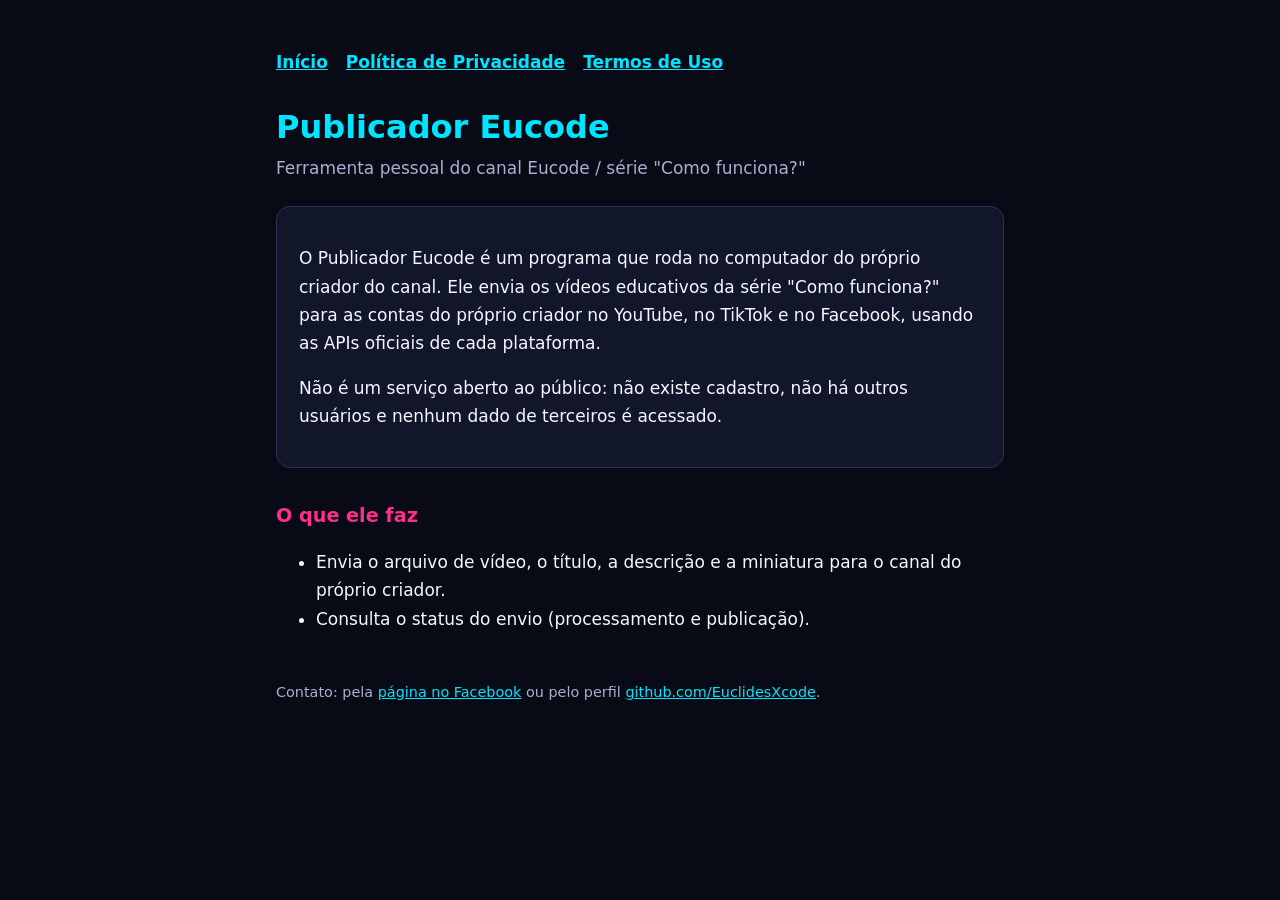
<file: index.html>
<!doctype html>
<html lang="pt-BR">
<head>
<meta charset="utf-8"><meta name="viewport" content="width=device-width, initial-scale=1">
<title>Publicador Eucode</title>
<link rel="stylesheet" href="estilo.css">
</head>
<body><main>
<nav><a href="./">Início</a><a href="privacidade.html">Política de Privacidade</a><a href="termos.html">Termos de Uso</a></nav>
<h1>Publicador Eucode</h1>
<p class="sub">Ferramenta pessoal do canal Eucode / série "Como funciona?"</p>
<div class="cartao">
<p>O Publicador Eucode é um programa que roda no computador do próprio criador do canal. Ele envia os vídeos educativos da série "Como funciona?" para as contas do próprio criador no YouTube, no TikTok e no Facebook, usando as APIs oficiais de cada plataforma.</p>
<p>Não é um serviço aberto ao público: não existe cadastro, não há outros usuários e nenhum dado de terceiros é acessado.</p>
</div>
<h2>O que ele faz</h2>
<ul>
<li>Envia o arquivo de vídeo, o título, a descrição e a miniatura para o canal do próprio criador.</li>
<li>Consulta o status do envio (processamento e publicação).</li>
</ul>
<footer>Contato: pela <a href="https://www.facebook.com/109158013797874">página no Facebook</a> ou pelo perfil <a href="https://github.com/EuclidesXcode">github.com/EuclidesXcode</a>.</footer>
</main></body>
</html>
</file>
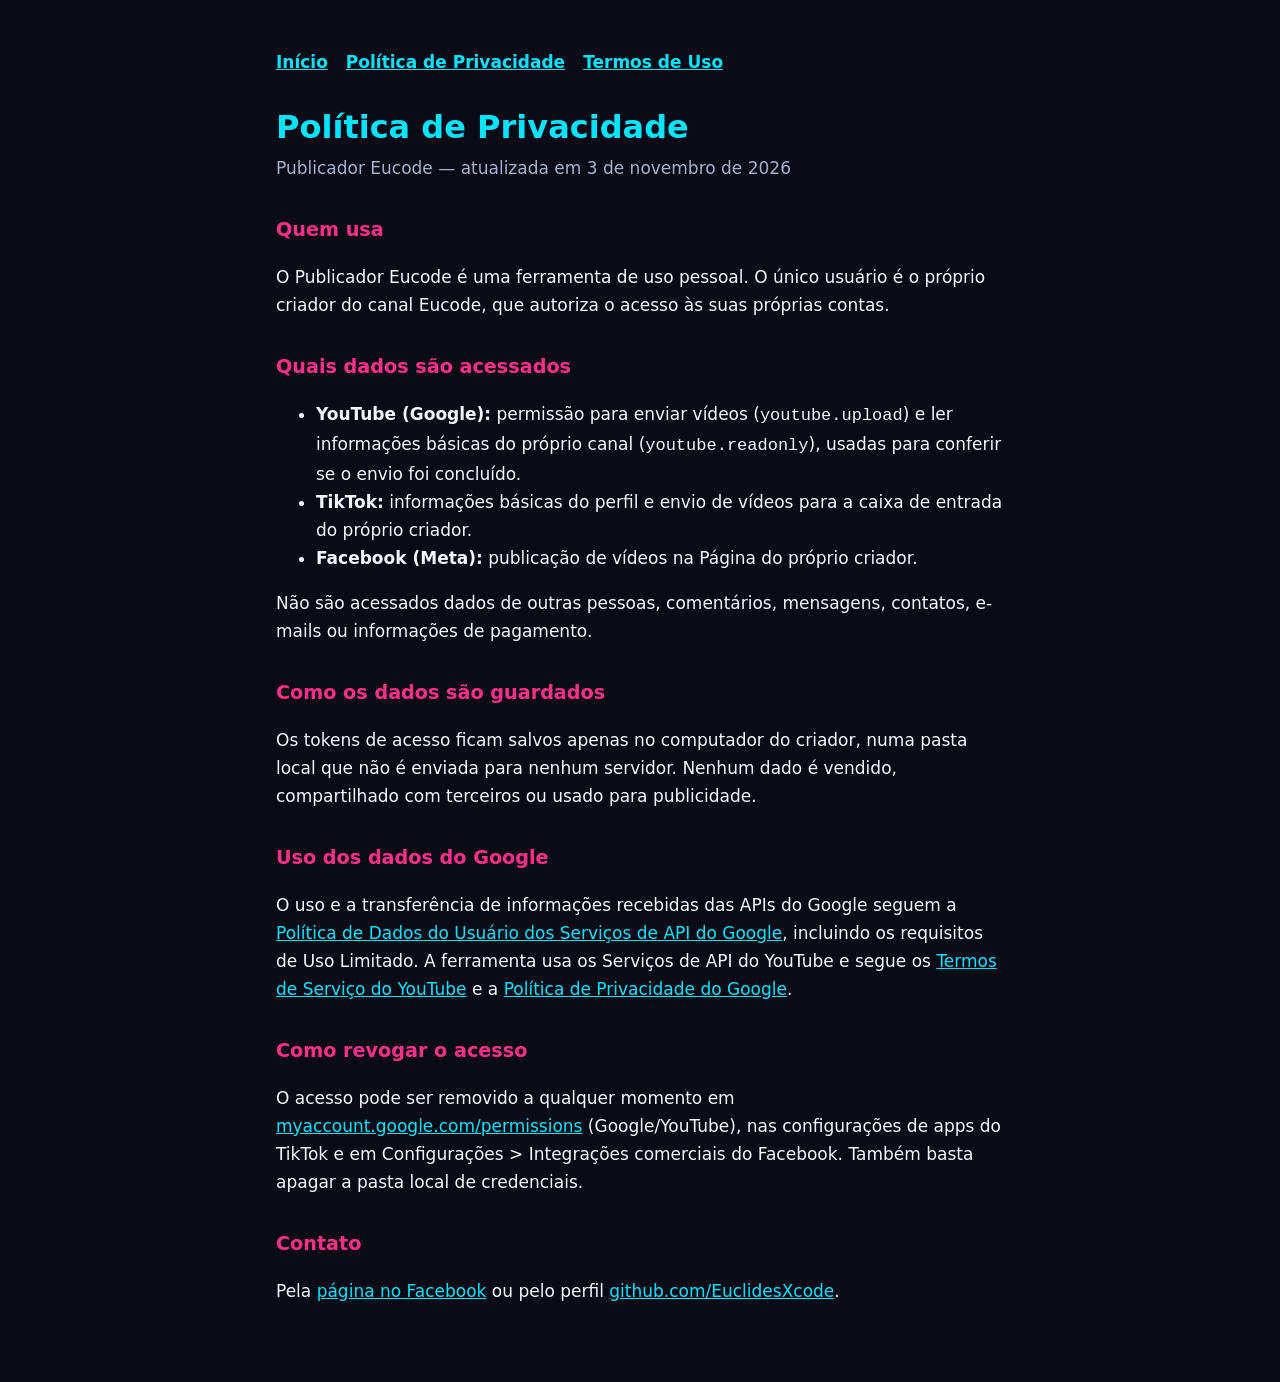
<file: privacidade.html>
<!doctype html>
<html lang="pt-BR">
<head>
<meta charset="utf-8"><meta name="viewport" content="width=device-width, initial-scale=1">
<title>Política de Privacidade — Publicador Eucode</title>
<link rel="stylesheet" href="estilo.css">
</head>
<body><main>
<nav><a href="./">Início</a><a href="privacidade.html">Política de Privacidade</a><a href="termos.html">Termos de Uso</a></nav>
<h1>Política de Privacidade</h1>
<p class="sub">Publicador Eucode — atualizada em 3 de novembro de 2026</p>

<h2>Quem usa</h2>
<p>O Publicador Eucode é uma ferramenta de uso pessoal. O único usuário é o próprio criador do canal Eucode, que autoriza o acesso às suas próprias contas.</p>

<h2>Quais dados são acessados</h2>
<ul>
<li><strong>YouTube (Google):</strong> permissão para enviar vídeos (<code>youtube.upload</code>) e ler informações básicas do próprio canal (<code>youtube.readonly</code>), usadas para conferir se o envio foi concluído.</li>
<li><strong>TikTok:</strong> informações básicas do perfil e envio de vídeos para a caixa de entrada do próprio criador.</li>
<li><strong>Facebook (Meta):</strong> publicação de vídeos na Página do próprio criador.</li>
</ul>
<p>Não são acessados dados de outras pessoas, comentários, mensagens, contatos, e-mails ou informações de pagamento.</p>

<h2>Como os dados são guardados</h2>
<p>Os tokens de acesso ficam salvos apenas no computador do criador, numa pasta local que não é enviada para nenhum servidor. Nenhum dado é vendido, compartilhado com terceiros ou usado para publicidade.</p>

<h2>Uso dos dados do Google</h2>
<p>O uso e a transferência de informações recebidas das APIs do Google seguem a <a href="https://developers.google.com/terms/api-services-user-data-policy">Política de Dados do Usuário dos Serviços de API do Google</a>, incluindo os requisitos de Uso Limitado. A ferramenta usa os Serviços de API do YouTube e segue os <a href="https://www.youtube.com/t/terms">Termos de Serviço do YouTube</a> e a <a href="https://policies.google.com/privacy">Política de Privacidade do Google</a>.</p>

<h2>Como revogar o acesso</h2>
<p>O acesso pode ser removido a qualquer momento em <a href="https://myaccount.google.com/permissions">myaccount.google.com/permissions</a> (Google/YouTube), nas configurações de apps do TikTok e em Configurações &gt; Integrações comerciais do Facebook. Também basta apagar a pasta local de credenciais.</p>

<h2>Contato</h2>
<p>Pela <a href="https://www.facebook.com/109158013797874">página no Facebook</a> ou pelo perfil <a href="https://github.com/EuclidesXcode">github.com/EuclidesXcode</a>.</p>
</main></body>
</html>
</file>
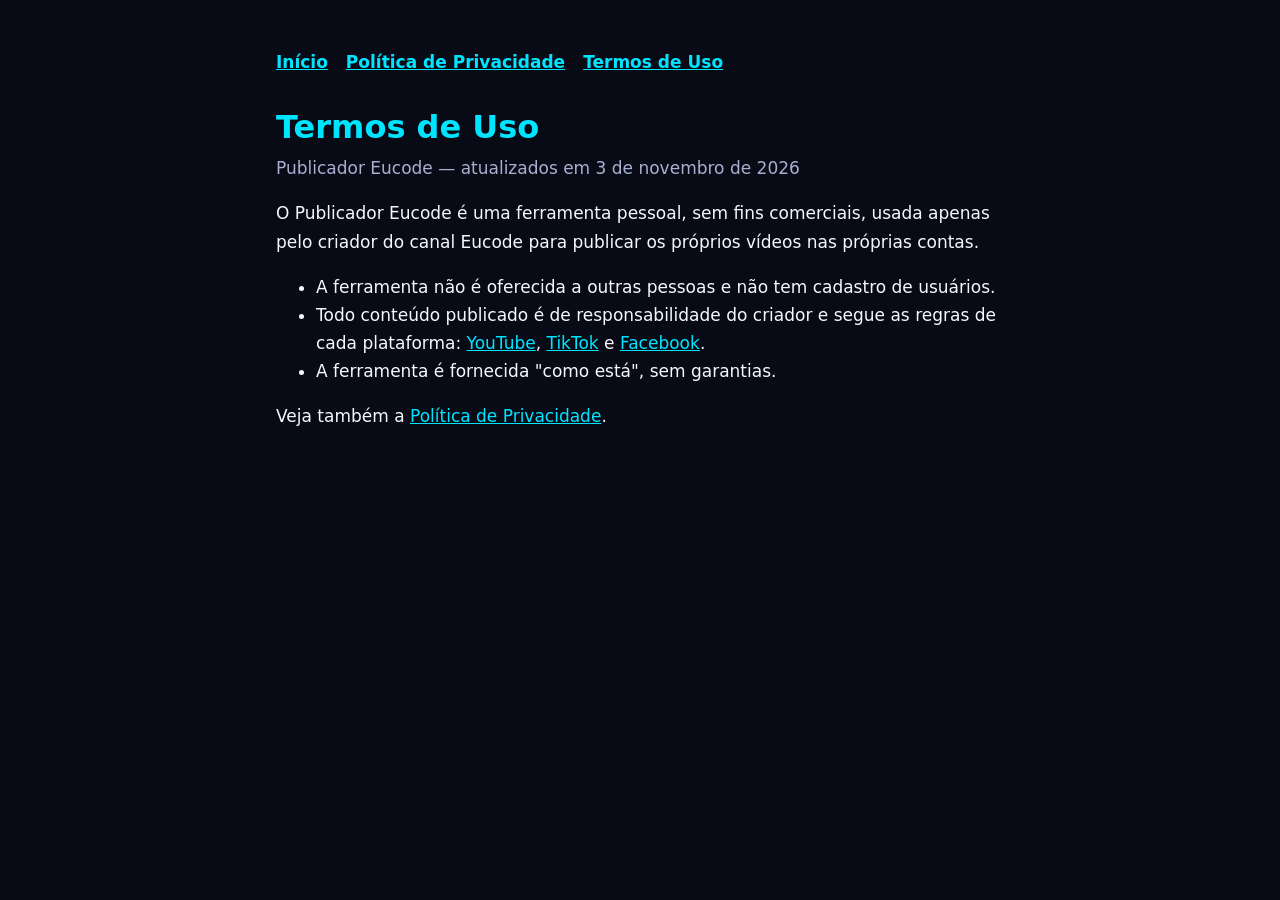
<file: termos.html>
<!doctype html>
<html lang="pt-BR">
<head>
<meta charset="utf-8"><meta name="viewport" content="width=device-width, initial-scale=1">
<title>Termos de Uso — Publicador Eucode</title>
<link rel="stylesheet" href="estilo.css">
</head>
<body><main>
<nav><a href="./">Início</a><a href="privacidade.html">Política de Privacidade</a><a href="termos.html">Termos de Uso</a></nav>
<h1>Termos de Uso</h1>
<p class="sub">Publicador Eucode — atualizados em 3 de novembro de 2026</p>
<p>O Publicador Eucode é uma ferramenta pessoal, sem fins comerciais, usada apenas pelo criador do canal Eucode para publicar os próprios vídeos nas próprias contas.</p>
<ul>
<li>A ferramenta não é oferecida a outras pessoas e não tem cadastro de usuários.</li>
<li>Todo conteúdo publicado é de responsabilidade do criador e segue as regras de cada plataforma: <a href="https://www.youtube.com/t/terms">YouTube</a>, <a href="https://www.tiktok.com/legal/terms-of-service">TikTok</a> e <a href="https://www.facebook.com/terms">Facebook</a>.</li>
<li>A ferramenta é fornecida "como está", sem garantias.</li>
</ul>
<p>Veja também a <a href="privacidade.html">Política de Privacidade</a>.</p>
</main></body>
</html>
</file>
<file: estilo.css>
:root { --bg: #080a16; --panel: #12162a; --txt: #f5f7ff; --sub: #a8b0d0; --cyan: #00e5ff; --pink: #ff2e88; }
* { box-sizing: border-box; }
body { margin: 0; background: var(--bg); color: var(--txt); font: 17px/1.65 system-ui, -apple-system, "Segoe UI", sans-serif; }
main { max-width: 760px; margin: 0 auto; padding: 48px 16px 64px; }
h1 { font-size: 2rem; line-height: 1.2; margin: 0 0 8px; color: var(--cyan); }
h2 { font-size: 1.2rem; margin: 32px 0 8px; color: var(--pink); }
p, li { color: var(--txt); }
.sub { color: var(--sub); margin-top: 0; }
.cartao { background: var(--panel); border: 1px solid #2a3058; border-radius: 14px; padding: 20px 22px; margin: 24px 0; }
a { color: var(--cyan); }
nav { display: flex; gap: 18px; flex-wrap: wrap; margin-bottom: 32px; font-weight: 600; }
footer { margin-top: 48px; color: var(--sub); font-size: 0.9rem; }
</file>
